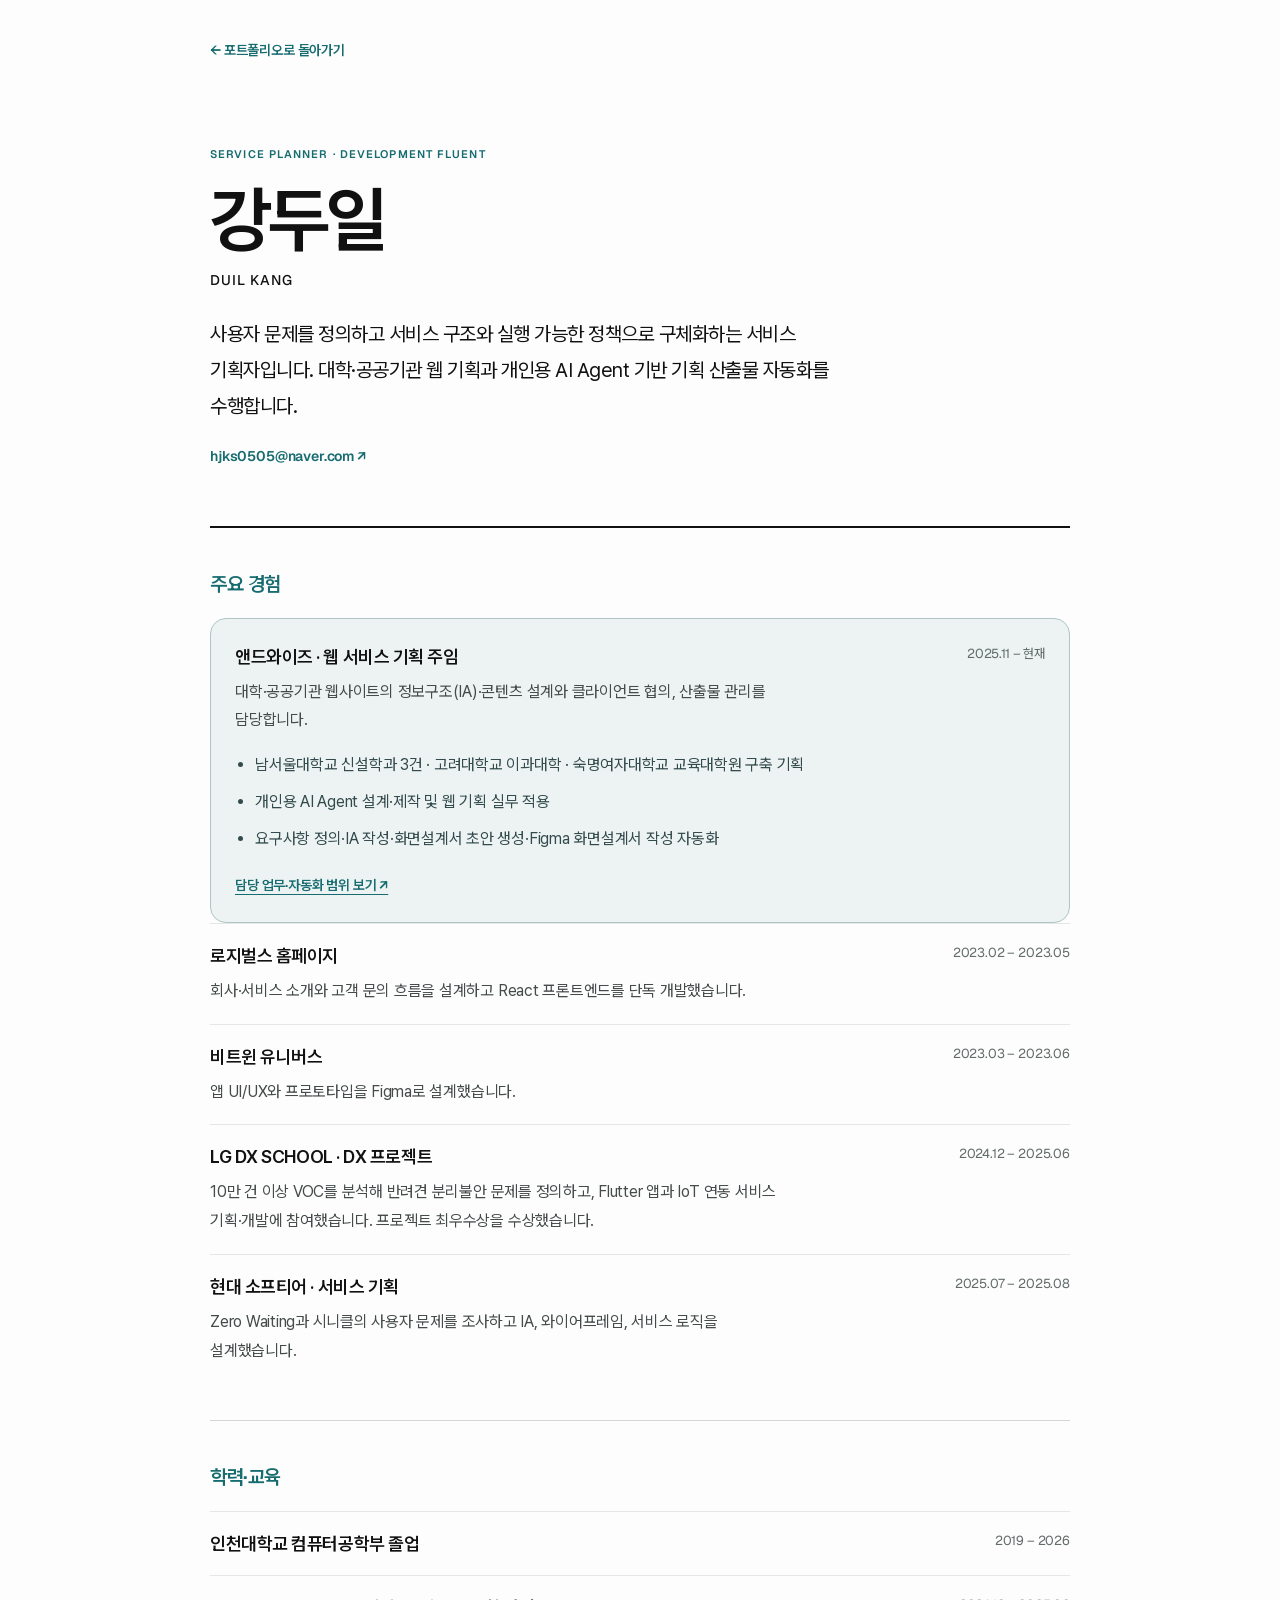
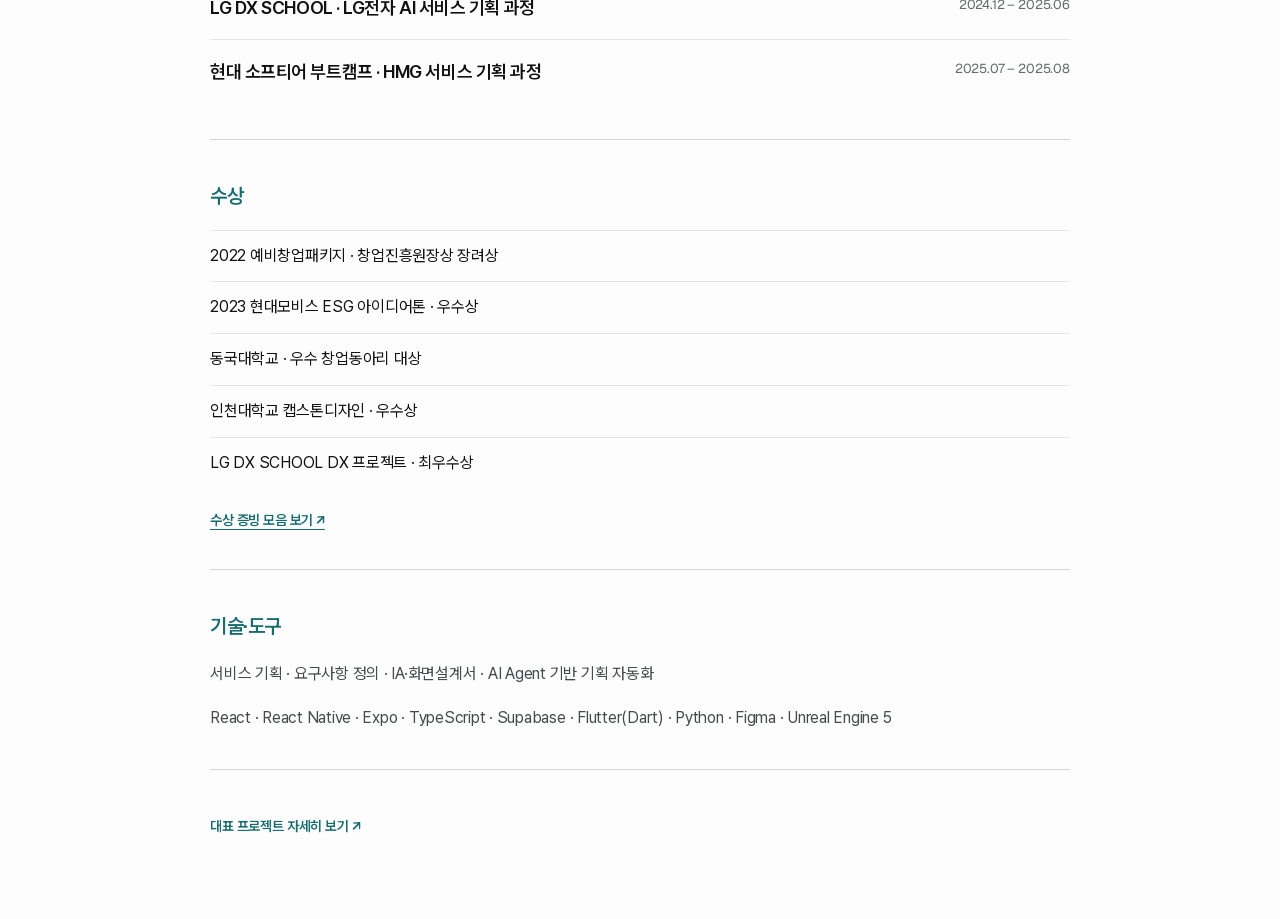
<file: resume.html>
<!doctype html>
<html lang="ko">
<head>
  <meta charset="utf-8">
  <meta name="viewport" content="width=device-width, initial-scale=1">
  <title>강두일 | 이력서</title>
  <meta name="description" content="서비스 기획자 강두일의 주요 경험, 학력, 수상 및 기술 이력입니다.">
  <link rel="preload" href="font/Pretendard/PretendardVariable.woff2" as="font" type="font/woff2" crossorigin>
  <link rel="preload" href="font/Geist/GeistVariable.woff2" as="font" type="font/woff2" crossorigin>
  <link rel="stylesheet" href="css/fonts.css">
  <link rel="stylesheet" href="css/resume.css">
  <link rel="stylesheet" href="css/typography.css">
</head>
<body>
  <main class="resume-page">
    <header class="resume-header">
      <a class="back-link" href="index.html#contact">← 포트폴리오로 돌아가기</a>
      <p class="eyebrow">SERVICE PLANNER · DEVELOPMENT FLUENT</p>
      <h1>강두일 <span>DUIL KANG</span></h1>
      <p class="intro">사용자 문제를 정의하고 서비스 구조와 실행 가능한 정책으로 구체화하는 서비스 기획자입니다. 대학·공공기관 웹 기획과 개인용 AI Agent 기반 기획 산출물 자동화를 수행합니다.</p>
      <a class="email-link" href="mailto:hjks0505@naver.com">hjks0505@naver.com ↗</a>
    </header>

    <section class="resume-section" aria-labelledby="experience-heading">
      <h2 id="experience-heading">주요 경험</h2>
      <div class="entry entry--recent">
        <div>
          <h3>앤드와이즈 · 웹 서비스 기획 주임</h3>
          <p>대학·공공기관 웹사이트의 정보구조(IA)·콘텐츠 설계와 클라이언트 협의, 산출물 관리를 담당합니다.</p>
          <ul class="entry-details"><li>남서울대학교 신설학과 3건 · 고려대학교 이과대학 · 숙명여자대학교 교육대학원 구축 기획</li><li>개인용 AI Agent 설계·제작 및 웹 기획 실무 적용</li><li>요구사항 정의·IA 작성·화면설계서 초안 생성·Figma 화면설계서 작성 자동화</li></ul>
          <a class="award-proof" href="index.html#andwise">담당 업무·자동화 범위 보기 ↗</a>
        </div>
        <time>2025.11 – 현재</time>
      </div>
      <div class="entry">
        <div><h3>로지벌스 홈페이지</h3><p>회사·서비스 소개와 고객 문의 흐름을 설계하고 React 프론트엔드를 단독 개발했습니다.</p></div>
        <time>2023.02 – 2023.05</time>
      </div>
      <div class="entry">
        <div><h3>비트윈 유니버스</h3><p>앱 UI/UX와 프로토타입을 Figma로 설계했습니다.</p></div>
        <time>2023.03 – 2023.06</time>
      </div>
      <div class="entry">
        <div><h3>LG DX SCHOOL · DX 프로젝트</h3><p>10만 건 이상 VOC를 분석해 반려견 분리불안 문제를 정의하고, Flutter 앱과 IoT 연동 서비스 기획·개발에 참여했습니다. 프로젝트 최우수상을 수상했습니다.</p></div>
        <time>2024.12 – 2025.06</time>
      </div>
      <div class="entry">
        <div><h3>현대 소프티어 · 서비스 기획</h3><p>Zero Waiting과 시니클의 사용자 문제를 조사하고 IA, 와이어프레임, 서비스 로직을 설계했습니다.</p></div>
        <time>2025.07 – 2025.08</time>
      </div>
    </section>

    <section class="resume-section" aria-labelledby="education-heading">
      <h2 id="education-heading">학력·교육</h2>
      <div class="entry"><h3>인천대학교 컴퓨터공학부 졸업</h3><time>2019 – 2026</time></div>
      <div class="entry"><h3>LG DX SCHOOL · LG전자 AI 서비스 기획 과정</h3><time>2024.12 – 2025.06</time></div>
      <div class="entry"><h3>현대 소프티어 부트캠프 · HMG 서비스 기획 과정</h3><time>2025.07 – 2025.08</time></div>
    </section>

    <section class="resume-section" aria-labelledby="awards-heading">
      <h2 id="awards-heading">수상</h2>
      <ul class="plain-list">
        <li>2022 예비창업패키지 · 창업진흥원장상 장려상</li>
        <li>2023 현대모비스 ESG 아이디어톤 · 우수상</li>
        <li>동국대학교 · 우수 창업동아리 대상</li>
        <li>인천대학교 캡스톤디자인 · 우수상</li>
        <li>LG DX SCHOOL DX 프로젝트 · 최우수상</li>
      </ul>
      <a class="award-proof" href="https://www.figma.com/design/TJ1PYk25xvkmE8Gh16n5PC/%EA%B0%95%EB%91%90%EC%9D%BC_%EC%88%98%EC%83%81%EB%82%B4%EC%97%AD?node-id=0-1&amp;t=K2ObfmiC1MfEuUVk-1" target="_blank" rel="noopener noreferrer">수상 증빙 모음 보기 ↗</a>
    </section>

    <section class="resume-section" aria-labelledby="skills-heading">
      <h2 id="skills-heading">기술·도구</h2>
      <p>서비스 기획 · 요구사항 정의 · IA·화면설계서 · AI Agent 기반 기획 자동화</p>
      <p>React · React Native · Expo · TypeScript · Supabase · Flutter(Dart) · Python · Figma · Unreal Engine 5</p>
    </section>

    <footer><a href="index.html#work">대표 프로젝트 자세히 보기 ↗</a></footer>
  </main>
</body>
</html>
</file>
<file: css/fonts.css>
/* Shared local variable fonts. Keep Korean glyphs out of platform-dependent fallbacks. */
@font-face {
  font-family: 'Pretendard';
  src: url('../font/Pretendard/PretendardVariable.woff2') format('woff2');
  font-style: normal;
  font-weight: 100 900;
  font-display: swap;
}

@font-face {
  font-family: 'Geist';
  src: url('../font/Geist/GeistVariable.woff2') format('woff2');
  font-style: normal;
  font-weight: 100 900;
  font-display: swap;
}

:root {
  --font-body: 'Pretendard', 'Apple SD Gothic Neo', 'Noto Sans KR', system-ui, sans-serif;
  --font-display: 'Geist', 'Pretendard', 'Apple SD Gothic Neo', system-ui, sans-serif;
  --font-ui: var(--font-display);
  --weight-regular: 400;
  --weight-medium: 500;
  --weight-semibold: 600;
  --weight-bold: 650;
  --text-heading: clamp(28px, 2.6vw, 40px);
  --text-body: 18px;
  --text-ui: 14px;
  --text-caption: 13px;
}
</file>
<file: css/resume.css>
* { box-sizing: border-box; }
html { scroll-behavior: smooth; }
body {
  margin: 0;
  background: #fdfdfd;
  color: #111;
  font-family: var(--font-body);
  line-height: 1.55;
}
a { color: inherit; }
a:focus-visible { outline: 2px solid #176c70; outline-offset: 5px; }
.resume-page { width: min(860px, calc(100% - 48px)); margin: 0 auto; padding: 36px 0 80px; }
.resume-header { padding: 0 0 56px; border-bottom: 2px solid #111; }
.back-link { display: inline-block; margin-bottom: 84px; color: #176c70; text-decoration: none; font-size: 14px; font-weight: 700; }
.back-link:hover, .email-link:hover, footer a:hover { text-decoration: underline; }
.eyebrow { margin: 0 0 16px; color: #176c70; font-size: 12px; font-weight: 800; letter-spacing: .12em; }
h1 { margin: 0; font-size: clamp(42px, 7vw, 76px); line-height: 1.1; letter-spacing: -.06em; }
h1 span { display: block; margin-top: 12px; font-size: clamp(14px, 1.5vw, 18px); font-weight: 500; letter-spacing: .04em; }
.intro { max-width: 680px; margin: 28px 0 18px; font-size: clamp(17px, 2vw, 21px); line-height: 1.55; word-break: keep-all; }
.email-link { color: #176c70; font-weight: 700; text-decoration: none; }
.resume-section { padding: 42px 0 36px; border-bottom: 1px solid #d3d7d7; }
.resume-section h2 { margin: 0 0 20px; color: #176c70; font-size: 18px; letter-spacing: -.02em; }
.entry { display: flex; justify-content: space-between; gap: 28px; padding: 18px 0; border-top: 1px solid #e5e7e7; }
.entry h3 { margin: 0; font-size: 18px; line-height: 1.35; }
.entry p { max-width: 570px; margin: 8px 0 0; color: #454b4b; font-size: 15px; word-break: keep-all; }
.entry time { flex: 0 0 auto; color: #636b6b; font-size: 14px; }
.plain-list { margin: 0; padding: 0; list-style: none; }
.plain-list li { padding: 11px 0; border-top: 1px solid #e5e7e7; }
.award-proof { display: inline-block; margin-top: 20px; color: #176c70; font-weight: 700; text-underline-offset: 4px; }
.resume-section > p { margin: 0; color: #454b4b; }
footer { margin-top: 42px; }
footer a { color: #176c70; font-weight: 700; text-decoration: none; }

@media (max-width: 600px) {
  .resume-page { width: min(100% - 36px, 860px); padding-top: 24px; }
  .back-link { margin-bottom: 64px; }
  .entry { display: block; }
  .entry time { display: block; margin-top: 8px; }
}

@media print {
  body { background: #fff; }
  .resume-page { width: 100%; padding: 0; }
  .back-link, footer { display: none; }
  .resume-header { padding-bottom: 28px; }
  .resume-section { padding: 24px 0 18px; break-inside: avoid; }
}

.entry--recent { background: #edf3f3; border: 1px solid #afc4c5; border-radius: 16px; padding: 24px; }
.entry-details { padding-left: 20px; margin: 16px 0 0; color: #344b4d; font-size: 16px; line-height: 1.8; word-break: keep-all; }
.entry-details li + li { margin-top: 8px; }
.entry p { font-size: 16px; line-height: 1.8; }
.resume-section > p + p { margin-top: 16px; }
@media print { .entry--recent { padding: 18px; background: #fff; } }
</file>
<file: css/typography.css>
/* One type system for the portfolio and standalone resume. Layouts remain section-owned. */
body {
  font-family: var(--font-body);
  font-size: 16px;
  font-weight: var(--weight-regular);
  line-height: 1.7;
  letter-spacing: -.01em;
  font-synthesis: none;
}
:where(h1, h2, h3, h4) { text-wrap: balance; word-break: keep-all; }
:where(button, input, textarea, select) { font-family: var(--font-ui); }

/* Navigation and the wordmark use the same sans family as the display text. */
.brand .logo { display: flex; align-items: baseline; line-height: 1.05; }
.brand .logo-pre, .brand .logo-m, .brand .logo-post {
  font-family: var(--font-display);
  font-size: 25px;
  font-weight: var(--weight-bold);
  line-height: 1.05;
  letter-spacing: -.055em;
}
.brand .tag { margin-top: 1px; font-family: var(--font-display); font-size: 25px; font-weight: var(--weight-medium); letter-spacing: -.055em; line-height: 1.05; }
.nav .idx, .nav .lbl { font-family: var(--font-ui); font-size: 14px; font-weight: var(--weight-medium); letter-spacing: .015em; }
.nav .idx { font-variant-numeric: tabular-nums; }
body:not(.ui-light) .nav a::after, body.at-about .nav a::after { background: #235566; }
.profile, .ui .profile, .ui-about .profile { font-family: var(--font-ui); font-size: 14px; font-weight: var(--weight-regular); line-height: 1.5; letter-spacing: -.015em; }
.profile-name { font-weight: var(--weight-semibold); line-height: 1.3; }
.ui .profile-name .profile-A, .ui-about .profile-name .profile-A { font: inherit; letter-spacing: inherit; }
.scroll-hint { font-family: var(--font-ui); font-weight: var(--weight-medium); font-size: 12px; letter-spacing: .035em; }
.scroll-word { font-family: var(--font-display); font-size: 18px; font-weight: var(--weight-medium); letter-spacing: -.025em; }
.thumb-cap { font-family: var(--font-ui); font-size: 12px; font-weight: var(--weight-medium); letter-spacing: .04em; }
.work-title .title { font-family: var(--font-display); font-size: 32px; font-weight: var(--weight-semibold); letter-spacing: -.04em; line-height: 1.25; }

/* Intro and About. */
.venn-label, .footer-venn .venn-label { font-family: var(--font-display); font-size: 42px; font-weight: var(--weight-medium); letter-spacing: -.04em; }
.hero-message__eyebrow, .contact-content__eyebrow { font-family: var(--font-ui); font-size: 11px; font-weight: var(--weight-semibold); letter-spacing: .1em; line-height: 1.6; }
.hero-message h1 { font-family: var(--font-display); font-size: clamp(28px, 2.6vw, 38px); font-weight: 550; line-height: 1.32; letter-spacing: -.045em; }
.hero-message h1 strong { font-weight: var(--weight-bold); }
.hero-message__summary { font-size: 16px; font-weight: var(--weight-regular); line-height: 1.8; letter-spacing: -.02em; }
.hero-message__link { font-family: var(--font-ui); font-size: 14px; font-weight: var(--weight-semibold); letter-spacing: -.015em; }
.about-under__title { margin-right: 0; gap: 0; font-family: var(--font-display); font-size: clamp(110px, 23vw, 300px); font-weight: var(--weight-semibold); letter-spacing: -.07em; line-height: 1; }
.about-under__A, .about-under__rest { font: inherit; letter-spacing: inherit; margin: 0; top: 0; -webkit-text-stroke: 0; text-shadow: none; }
.about-stage .glass-badge { font-family: var(--font-body); font-size: 15px; font-weight: var(--weight-medium); line-height: 1.6; letter-spacing: -.025em; }
.about-desc--center p { font-size: 18px; font-weight: var(--weight-regular); line-height: 1.9; letter-spacing: -.02em; }
.about-desc--center .em { font-weight: var(--weight-medium); }
.resume-sec-title { font-family: var(--font-display); font-style: normal; font-size: clamp(25px, 2.2vw, 34px); font-weight: var(--weight-semibold); line-height: 1.2; letter-spacing: -.045em; }
.resume-sec-title::before { font-family: var(--font-ui); font-size: 12px; font-weight: var(--weight-medium); letter-spacing: .04em; }
.ri-left { font-family: var(--font-body); font-size: 17px; font-weight: var(--weight-medium); line-height: 1.8; letter-spacing: -.025em; }
.ri-detail { font-size: 15px; font-weight: var(--weight-regular); line-height: 1.85; letter-spacing: -.015em; }
.ri-right { font-family: var(--font-ui); font-size: 13px; font-weight: var(--weight-regular); line-height: 1.65; letter-spacing: -.01em; }
.skill-label { font-family: var(--font-ui); font-size: 16px; font-weight: var(--weight-medium); letter-spacing: -.015em; }
.skills { min-width: 0; justify-content: flex-start; overflow-x: auto; }
.skill-detail h3 { font-family: var(--font-display); font-size: 28px; font-weight: var(--weight-semibold); line-height: 1.2; letter-spacing: -.04em; }
.skill-detail p { font-size: 15px; font-weight: var(--weight-regular); line-height: 1.7; letter-spacing: -.015em; }

/* Selected work: 600-weight titles, regular body copy, and readable supporting text. */
#work .work-heading { font-family: var(--font-display); font-size: var(--text-heading); font-weight: var(--weight-semibold); line-height: 1.3; letter-spacing: -.04em; width: min(100%, 380px); }
#work .planning-info .work-heading { width: auto; }
#work .work-summary { font-family: var(--font-body); font-size: var(--text-body); font-weight: var(--weight-regular); line-height: 1.8; letter-spacing: -.02em; }
#work .work-proof { font-family: var(--font-body); font-size: 15px; font-weight: var(--weight-regular); line-height: 1.8; letter-spacing: -.015em; }
#work .work-number { font-family: var(--font-ui); font-size: 13px; font-weight: var(--weight-medium); line-height: 1.5; letter-spacing: .06em; }
#work .work-tags li { font-family: var(--font-ui); font-size: 12px; font-weight: var(--weight-medium); line-height: 1.5; letter-spacing: .015em; }
#work .work-evidence { font-size: 14px; font-weight: var(--weight-medium); line-height: 1.6; }
#work .work-btn { font-family: var(--font-ui); font-size: 14px; font-weight: 550; letter-spacing: -.015em; line-height: 1.5; }
.planning-period { font-family: var(--font-body); font-size: 13px; font-weight: var(--weight-regular); line-height: 1.7; }
.visual-wordmark { font-family: var(--font-display); font-size: 32px; font-weight: var(--weight-semibold); line-height: 1.1; letter-spacing: -.055em; }
.visual-wordmark em { font-style: normal; }
.visual-masthead > span:last-child { font-family: var(--font-ui); font-size: 11px; font-weight: var(--weight-medium); line-height: 1.5; letter-spacing: .06em; }
.agent-visual-intro { font-family: var(--font-display); font-size: clamp(40px, 3.7vw, 54px); font-weight: 550; line-height: 1.02; letter-spacing: -.055em; }
.agent-visual-intro em { font-style: normal; font-weight: 550; }
.agent-visual-intro > span { font-family: var(--font-body); font-size: 14px; font-weight: var(--weight-regular); line-height: 1.65; letter-spacing: -.02em; }
.agent-pipeline li > span { font-family: var(--font-ui); font-size: 10px; font-weight: var(--weight-medium); }
.agent-pipeline strong { font-family: var(--font-body); font-size: 13px; font-weight: var(--weight-medium); line-height: 1.6; letter-spacing: -.025em; }
.agent-shot-top { font-family: var(--font-ui); font-size: 11px; font-weight: var(--weight-medium); letter-spacing: .045em; line-height: 1.4; }
.agent-shot-empty > strong { font-family: var(--font-body); font-size: 18px; font-weight: var(--weight-medium); letter-spacing: -.025em; }
.agent-shot-empty > span:last-child { font-family: var(--font-body); font-size: 13px; font-weight: var(--weight-regular); line-height: 1.7; letter-spacing: -.015em; }
.agent-shot figcaption { font-family: var(--font-ui); font-size: 10px; font-weight: var(--weight-medium); letter-spacing: .06em; line-height: 1.4; }
.andwise-context h3 { font-family: var(--font-body); font-size: 14px; font-weight: var(--weight-medium); letter-spacing: -.02em; }
.andwise-context p { font-size: 14px; font-weight: var(--weight-regular); line-height: 1.8; letter-spacing: -.02em; }
.andwise-context ul { font-size: 13px; font-weight: var(--weight-regular); line-height: 1.8; letter-spacing: -.02em; }
.planning-next { font-family: var(--font-ui); font-size: 13px; font-weight: var(--weight-medium); }
.planning-next > span:first-child { font-size: 10px; font-weight: var(--weight-medium); letter-spacing: .07em; }

/* All project drawers share the same title and reading styles. */
.section-peek__title, .planning-detail .section-peek__title { font-family: var(--font-display); font-size: 30px; font-weight: var(--weight-semibold); line-height: 1.35; letter-spacing: -.035em; }
.section-peek__meta, .planning-detail .section-peek__meta { font-family: var(--font-ui); font-size: 13px; font-weight: var(--weight-regular); line-height: 1.7; letter-spacing: -.01em; }
.section-peek__desc, .planning-detail .section-peek__desc { font-family: var(--font-body); font-size: 16px; font-weight: var(--weight-regular); line-height: 1.85; letter-spacing: -.015em; }
b.section-peek__desc { font-size: 16px; font-weight: var(--weight-semibold); line-height: 1.7; }
.section-peek__scroll { font-size: 15px; font-weight: var(--weight-regular); line-height: 1.9; letter-spacing: -.015em; }
.section-peek__scroll b { font-weight: var(--weight-semibold); }
.section-peek__close { font-family: var(--font-ui); font-size: 13px; font-weight: var(--weight-medium); line-height: 1.4; }
.planning-detail h4 { font-size: 14px; font-weight: var(--weight-semibold); line-height: 1.6; }
.detail-kicker { font-size: 11px; font-weight: var(--weight-medium); line-height: 1.5; }
.detail-projects li { font-size: 16px; font-weight: var(--weight-medium); line-height: 1.6; }
.detail-projects small { font-size: 14px; font-weight: var(--weight-regular); line-height: 1.8; }
.planning-detail section p, .planning-detail section > ul:not(.detail-projects) { font-size: 16px; font-weight: var(--weight-regular); line-height: 1.85; letter-spacing: -.015em; }
.detail-media-note { font-size: 13px; line-height: 1.8; }

/* Archive and Contact retain their layouts with a quieter, consistent type scale. */
#archive .animated-text { font-family: var(--font-display); font-size: clamp(32px, 6.7vw, 88px); line-height: 1.12; letter-spacing: -.055em; }
#archive .word-group { font-family: var(--font-display); font-weight: var(--weight-medium); letter-spacing: -.045em; }
#archive .animated-tit { font-family: var(--font-ui); font-style: normal; font-size: 13px; font-weight: var(--weight-semibold); line-height: 1.6; letter-spacing: .09em; }
.strengths-eyebrow { font-family: var(--font-ui); font-size: 13px; font-weight: var(--weight-medium); letter-spacing: .06em; }
.strengths-title { font-family: var(--font-display); font-size: clamp(26px, 3.3vw, 48px); font-weight: var(--weight-semibold); line-height: 1.2; letter-spacing: -.045em; }
.strength-card figcaption { font-family: var(--font-body); font-size: 15px; font-weight: var(--weight-medium); line-height: 1.7; letter-spacing: -.02em; }
#archive .note-eyebrow { font-family: var(--font-ui); font-size: 12px; font-weight: var(--weight-medium); line-height: 1.5; letter-spacing: .06em; }
#archive .note-title { font-family: var(--font-display); font-size: 28px; font-weight: var(--weight-semibold); line-height: 1.3; letter-spacing: -.04em; }
#archive .note-desc { font-family: var(--font-body); font-size: 16px; font-weight: var(--weight-regular); line-height: 1.85; letter-spacing: -.02em; }
.contact-content h2 { font-family: var(--font-display); font-size: clamp(36px, 4.6vw, 64px); font-weight: var(--weight-semibold); line-height: 1.2; letter-spacing: -.045em; }
.contact-content__description { font-size: 18px; font-weight: var(--weight-regular); line-height: 1.85; letter-spacing: -.02em; }
.contact-actions a { font-family: var(--font-ui); font-size: 15px; font-weight: var(--weight-semibold); line-height: 1.5; letter-spacing: -.015em; }
.contact-content__address { font-family: var(--font-ui); font-size: 15px; font-weight: var(--weight-medium); letter-spacing: -.015em; }
.footer-left .logo { display: flex; align-items: baseline; margin-bottom: 0; line-height: 1.05; }
.footer-left .logo-pre, .footer-left .logo-m, .footer-left .logo-post, .footer-left .tag { font-family: var(--font-display); font-size: clamp(40px, 8.5vw, 124px); font-weight: var(--weight-semibold); line-height: 1.05; letter-spacing: -.065em; -webkit-text-stroke: 0; }
.footer-left .tag { margin-top: 0; padding-left: 0; font-weight: var(--weight-medium); }
#contact .copyright { font-family: var(--font-ui); font-size: 12px; font-weight: var(--weight-regular); line-height: 1.7; letter-spacing: -.01em; }

/* The downloadable/printable resume follows the same families and weight hierarchy. */
.resume-page .eyebrow { font-family: var(--font-ui); font-size: 11px; font-weight: var(--weight-semibold); letter-spacing: .1em; }
.resume-page h1 { font-family: var(--font-display); font-size: clamp(44px, 7vw, 72px); font-weight: var(--weight-bold); line-height: 1.12; letter-spacing: -.055em; }
.resume-page h1 span { font-family: var(--font-ui); font-size: 14px; font-weight: var(--weight-medium); letter-spacing: .07em; }
.resume-page .intro { font-size: 20px; font-weight: var(--weight-regular); line-height: 1.8; letter-spacing: -.025em; }
.resume-page .resume-section h2 { font-family: var(--font-display); font-size: 20px; font-weight: var(--weight-semibold); line-height: 1.4; letter-spacing: -.025em; }
.resume-page .entry h3 { font-size: 18px; font-weight: var(--weight-semibold); line-height: 1.5; letter-spacing: -.025em; }
.resume-page .entry p, .resume-page .entry-details, .resume-page .plain-list, .resume-page .resume-section > p { font-size: 16px; font-weight: var(--weight-regular); line-height: 1.8; letter-spacing: -.015em; }
.resume-page .entry time { font-family: var(--font-ui); font-size: 13px; font-weight: var(--weight-regular); line-height: 1.7; }
.resume-page .back-link, .resume-page .email-link, .resume-page .award-proof, .resume-page footer a { font-family: var(--font-ui); font-size: 14px; font-weight: var(--weight-semibold); line-height: 1.6; }

@media (min-width: 1081px) {
  .about-body .resume { padding-left: 140px; }
  #archive .animated-tit { margin-left: 180px; }
}
@media (min-width: 1081px) and (max-height: 820px) {
  .visual-wordmark { font-size: 29px; }
  .agent-visual-intro { font-size: 42px; }
  #work .work-summary { font-size: 16px; line-height: 1.8; }
  #work .work-proof { font-size: 14px; }
  #work .work-heading { font-size: 34px; }
  .andwise-context p { font-size: 13px; }
  .andwise-context ul { font-size: 12px; }
}
@media (max-width: 1080px) {
  #ui-portal::before { content: ''; position: fixed; inset: 0 0 auto; height: 116px; background: linear-gradient(#11151b 82%, #11151b00); pointer-events: none; }
  body.ui-light #ui-portal::before { background: linear-gradient(#fdfdfd 82%, #fdfdfd00); }
  .brand .logo-pre, .brand .logo-m, .brand .logo-post, .brand .tag { font-size: 25px; }
  #work .work-heading { font-size: 34px; }
  .about-desc--center p { font-size: 17px; }
}
@media (max-width: 700px) {
  .nav .idx, .nav .lbl, .ui .nav .idx, .ui .nav .lbl { font-size: 11px; font-weight: var(--weight-medium); letter-spacing: .01em; }
  .hero-message h1 { font-size: clamp(25px, 6.4vw, 30px); line-height: 1.35; }
  .hero-message__summary { font-size: 14px; line-height: 1.8; }
  .hero-message__eyebrow { font-size: 10px; }
  .hero-message__link { font-size: 13px; }
  .about-stage .glass-badge { font-size: 13px; line-height: 1.7; }
  .about-desc--center p { font-size: 16px; line-height: 1.9; }
  .about-body .resume { padding-inline: 0; }
  .about-body .resume-item { flex-direction: column; align-items: flex-start; gap: 6px; padding-block: 16px; }
  .about-body .ri-right { white-space: normal; }
  .resume-sec-title { font-size: 26px; }
  .ri-left { font-size: 16px; }
  .ri-right { font-size: 12px; }
  .ri-detail { font-size: 14px; }
  #work .work-heading { font-size: 28px; line-height: 1.35; }
  #work .work-summary { font-size: 16px; line-height: 1.85; }
  #work .work-proof { font-size: 14px; line-height: 1.8; }
  #work .work-number { font-size: 12px; }
  #work .work-btn { font-size: 14px; }
  .planning-period { font-size: 12px; }
  .visual-wordmark { font-size: clamp(22px, 6.7vw, 26px); }
  .visual-masthead > span:last-child { font-size: 9px; }
  .agent-visual-intro { font-size: clamp(30px, 9.5vw, 40px); }
  .agent-visual-intro > span { font-size: 12px; }
  .agent-pipeline strong { font-size: 12px; word-break: keep-all; }
  .agent-shot-top { font-size: 10px; }
  .agent-shot-empty > strong { font-size: 16px; }
  .agent-shot-empty > span:last-child { font-size: 12px; }
  .agent-shot figcaption { font-size: 9px; }
  .andwise-context h3 { font-size: 14px; }
  .andwise-context p, .andwise-context ul { font-size: 13px; }
  .planning-next { font-size: 12px; }
  .planning-next > span:first-child { font-size: 9px; }
  .section-peek__title, .planning-detail .section-peek__title { font-size: 26px; }
  .section-peek__desc, .planning-detail .section-peek__desc { font-size: 16px; }
  .strengths-title { font-size: 28px; line-height: 1.3; }
  #archive .note-title { font-size: 24px; }
  .contact-content h2 { font-size: 38px; }
  .contact-content__description { font-size: 16px; }
  .resume-page .intro { font-size: 17px; }
}
@media print {
  .resume-page h1 { font-size: 42px; }
  .resume-page .intro { font-size: 16px; }
  .resume-page .entry p, .resume-page .entry-details, .resume-page .plain-list, .resume-page .resume-section > p { font-size: 12px; }
}
</file>
